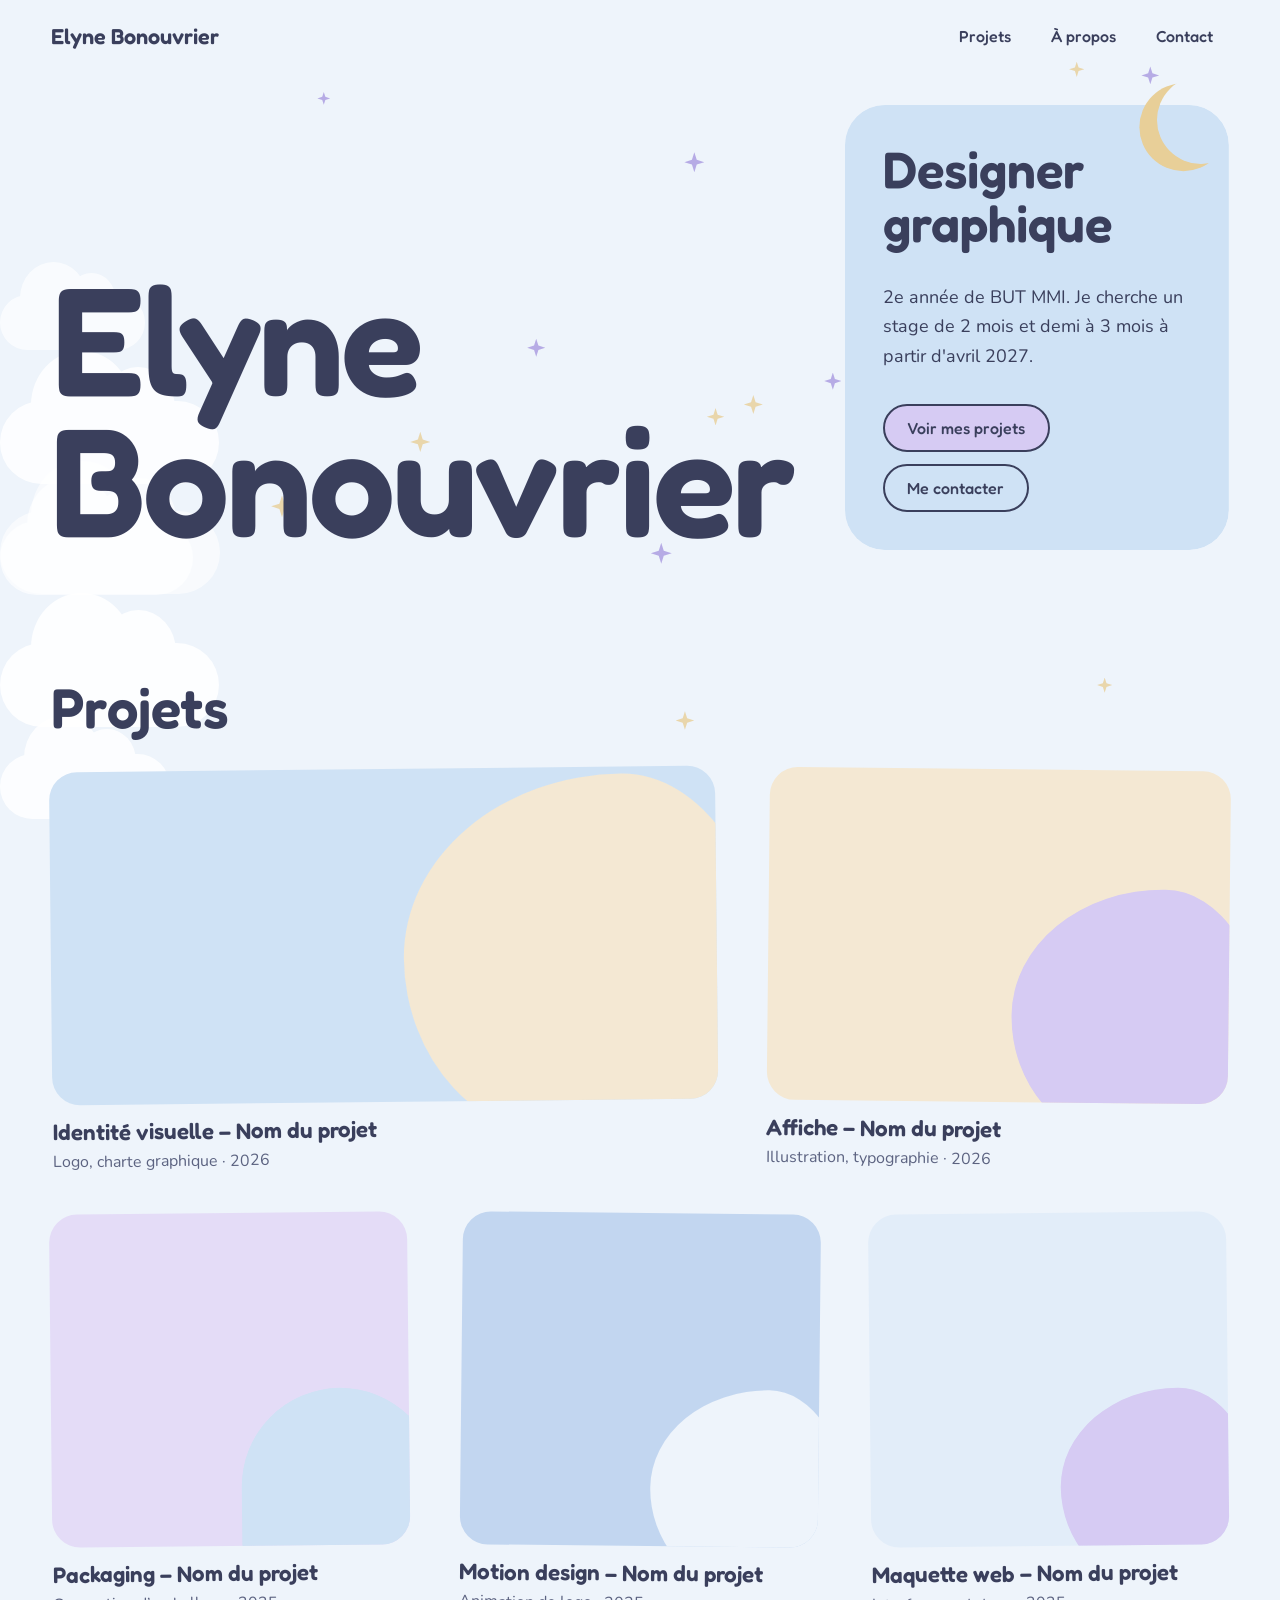
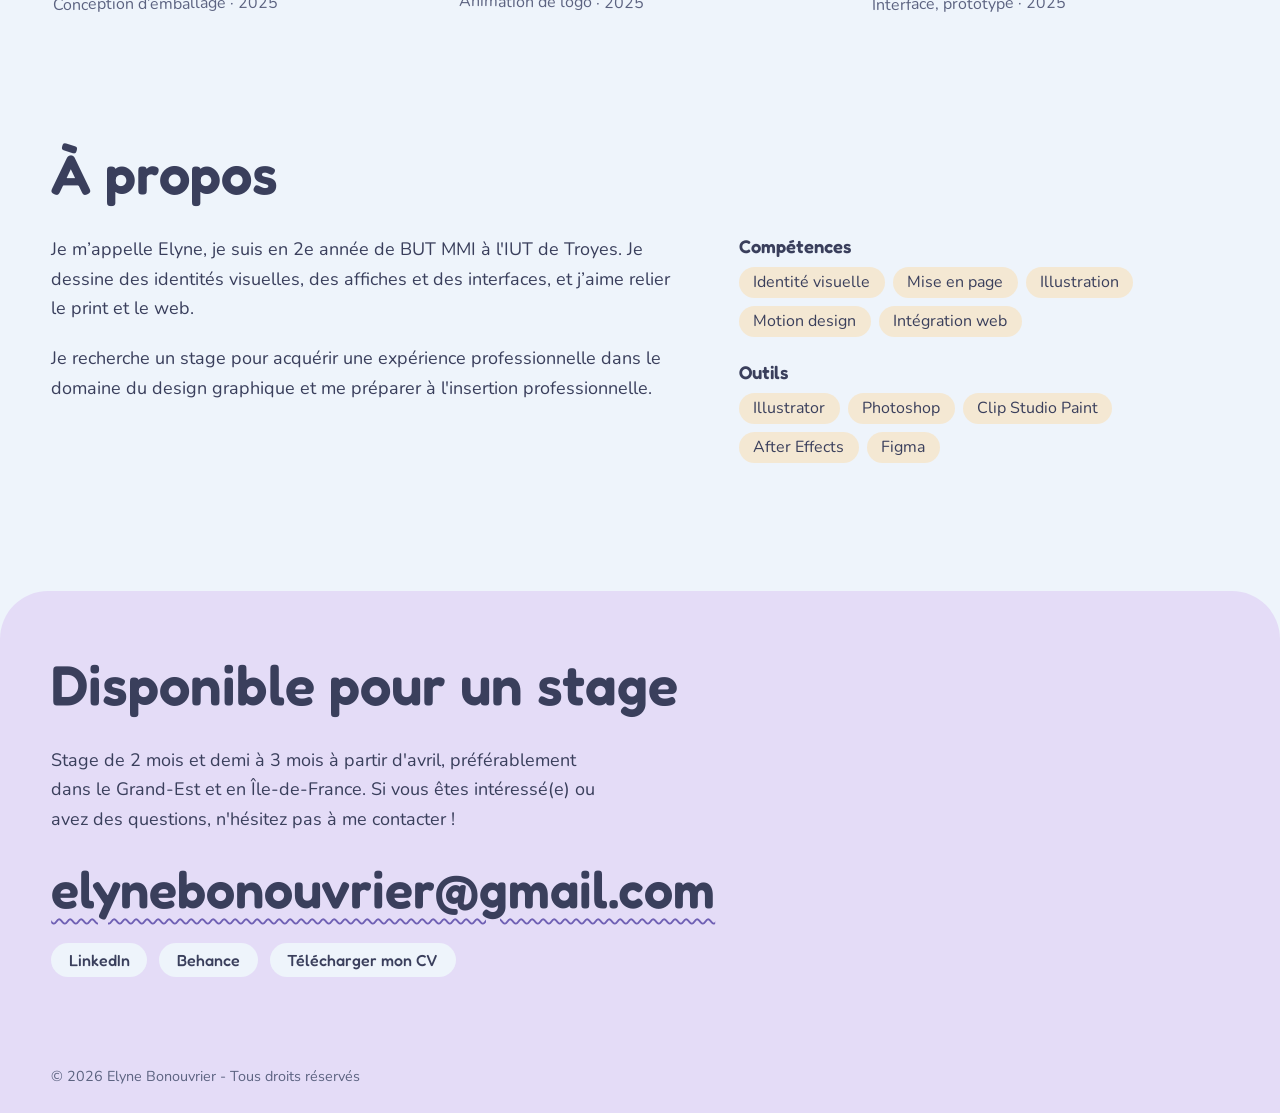
<file: index.html>
<!DOCTYPE html>
<html lang="fr">
<head>
  <meta charset="utf-8">
  <meta name="viewport" content="width=device-width, initial-scale=1">
  <title>Elyne Bonouvrier – Designer graphique</title>
  <meta name="description" content="Portfolio d'Elyne Bonouvrier, designer graphique en 2e année de BUT MMI, à la recherche d’un stage">
  <link rel="preconnect" href="https://fonts.googleapis.com">
  <link rel="preconnect" href="https://fonts.gstatic.com" crossorigin>
  <link href="https://fonts.googleapis.com/css2?family=Fredoka:wght@500;600&family=Nunito:wght@400;600;700&display=swap" rel="stylesheet">
  <link rel="stylesheet" href="css/style.css">
</head>
<body>
  <div class="ciel" id="ciel" aria-hidden="true"></div>

  <header class="cadre entete">
    <a class="logo" href="#">Elyne Bonouvrier</a>
    <nav aria-label="Navigation principale">
      <ul class="menu">
        <li><a href="#projets">Projets</a></li>
        <li><a href="#apropos">À propos</a></li>
        <li><a href="#contact">Contact</a></li>
      </ul>
    </nav>
  </header>

  <main>
    <section class="cadre hero">
      <h1 class="hero-nom">Elyne<br>Bonouvrier</h1>
      <div class="hero-panneau">
        <p class="hero-metier">Designer graphique</p>
        <div>
          <p>2e année de BUT MMI. Je cherche un stage de 2 mois et demi à 3 mois à partir d'avril 2027.</p>
        </div>
        <div class="actions">
          <a class="bouton bouton-plein" href="#projets">Voir mes projets</a>
          <a class="bouton" href="#contact">Me contacter</a>
        </div>
      </div>
    </section>

    <section class="cadre section" id="projets">
      <h2 class="section-titre">Projets</h2>
      <div class="grille">
        <!-- Pour chaque projet : remplace le contenu de <div class="visuel"> par <img src="images/mon-image.jpg" alt="Description du visuel"> -->
        <article class="projet projet-large">
          <div class="visuel v1"></div>
          <h3>Identité visuelle – Nom du projet</h3>
          <p>Logo, charte graphique · 2026</p>
        </article>
        <article class="projet projet-moyen">
          <div class="visuel v2"></div>
          <h3>Affiche – Nom du projet</h3>
          <p>Illustration, typographie · 2026</p>
        </article>
        <article class="projet">
          <div class="visuel v3"></div>
          <h3>Packaging – Nom du projet</h3>
          <p>Conception d’emballage · 2025</p>
        </article>
        <article class="projet">
          <div class="visuel v4"></div>
          <h3>Motion design – Nom du projet</h3>
          <p>Animation de logo · 2025</p>
        </article>
        <article class="projet">
          <div class="visuel v5"></div>
          <h3>Maquette web – Nom du projet</h3>
          <p>Interface, prototype · 2025</p>
        </article>
      </div>
    </section>

    <section class="cadre section" id="apropos">
      <h2 class="section-titre">À propos</h2>
      <div class="apropos">
        <div>
          <p>Je m’appelle Elyne, je suis en 2e année de BUT MMI à l'IUT de Troyes. Je dessine des identités visuelles, des affiches et des interfaces, et j’aime relier le print et le web.</p>
          <p>Je recherche un stage pour acquérir une expérience professionnelle dans le domaine du design graphique et me préparer à l'insertion professionnelle.</p>
        </div>
        <div class="listes">
          <div>
            <h3>Compétences</h3>
            <ul>
              <li>Identité visuelle</li>
              <li>Mise en page</li>
              <li>Illustration</li>
              <li>Motion design</li>
              <li>Intégration web</li>
            </ul>
          </div>
          <div>
            <h3>Outils</h3>
            <ul>
              <li>Illustrator</li>
              <li>Photoshop</li>
              <li>Clip Studio Paint</li>
              <li>After Effects</li>
              <li>Figma</li>
            </ul>
          </div>
        </div>
      </div>
    </section>
  </main>

  <footer>
    <section class="contact" id="contact">
      <div class="cadre">
        <h2 class="section-titre">Disponible pour un stage</h2>
        <p>Stage de 2 mois et demi à 3 mois à partir d'avril, préférablement dans le Grand-Est et en Île-de-France. Si vous êtes intéressé(e) ou avez des questions, n'hésitez pas à me contacter !</p>
        <a class="mail" href="mailto:elynebonouvrier@gmail.com">elynebonouvrier@gmail.com</a>
        <ul class="reseaux">
          <li><a href="https://www.linkedin.com/in/ton-profil">LinkedIn</a></li>
          <li><a href="https://www.behance.net/ton-profil">Behance</a></li>
          <li><a href="cv.pdf">Télécharger mon CV</a></li>
        </ul>
      </div>
    </section>
    <p class="cadre pied">© 2026 Elyne Bonouvrier - Tous droits réservés</p>
  </footer>

  <script src="js/script.js" defer></script>
</body>
</html>
</file>
<file: css/style.css>
:root {
  --papier: #eef4fb;
  --encre: #3a3f5c;
  --gris: #5c6381;
  --bleu: #cfe2f5;
  --bleu-doux: #e2edf9;
  --bleu-ciel: #c2d6f0;
  --violet: #d6cbf3;
  --violet-clair: #e4dcf7;
  --violet-fonce: #6f60b4;
  --etoile: #a899e0;
  --beige: #f4e8d3;
  --or: #e8cf98;
  --titre: "Fredoka", "Trebuchet MS", system-ui, sans-serif;
  --texte: "Nunito", system-ui, sans-serif;
  --marge: clamp(1.25rem, 4vw, 3.5rem);
}

*, *::before, *::after { box-sizing: border-box; }
html { scroll-behavior: smooth; }
body { margin: 0; background: var(--papier); color: var(--encre); font: 400 1.125rem/1.65 var(--texte); }
a { color: inherit; }
:focus-visible { outline: 3px solid var(--violet-fonce); outline-offset: 3px; }
header, main, footer { position: relative; z-index: 1; }
.cadre { max-width: 84rem; margin-inline: auto; padding-inline: var(--marge); }

/* Ciel flottant (créé par script.js) */
.ciel { position: fixed; inset: 0; z-index: 0; overflow: hidden; pointer-events: none; }
.nuage {
  position: absolute; left: 0; top: var(--y); width: var(--t); height: calc(var(--t) * 0.38);
  border-radius: 999px; background: #fff; opacity: var(--o);
  animation: derive var(--d) linear var(--delai) infinite;
}
.nuage::before, .nuage::after { content: ""; position: absolute; background: inherit; border-radius: 50%; }
.nuage::before { width: 46%; height: 130%; left: 14%; top: -60%; }
.nuage::after { width: 34%; height: 100%; left: 46%; top: -40%; }
.etoile {
  position: absolute; left: var(--x); top: var(--y); width: var(--t); height: var(--t);
  background: var(--c); opacity: 0.8;
  clip-path: polygon(50% 0, 62% 38%, 100% 50%, 62% 62%, 50% 100%, 38% 62%, 0 50%, 38% 38%);
  animation: scintille var(--d) ease-in-out var(--delai) infinite;
}
.lune {
  position: absolute; z-index: 2; top: 0.2rem; right: calc(var(--marge) - 1rem);
  width: clamp(3.5rem, 7vw, 5.5rem); aspect-ratio: 1; border-radius: 50%;
  box-shadow: -1.1rem 0.45rem 0 0 var(--or);
  animation: flotte 7s ease-in-out infinite;
}
@keyframes derive { from { transform: translateX(-100%); } to { transform: translateX(100vw); } }
@keyframes scintille { 50% { opacity: 0.25; transform: scale(0.6) rotate(20deg); } }
@keyframes flotte { 50% { transform: translateY(0.7rem) rotate(-6deg); } }

/* En-tête */
.entete { display: flex; flex-wrap: wrap; justify-content: space-between; align-items: center; gap: 1rem; padding-block: 1.25rem; }
.logo { font: 600 1.35rem var(--titre); text-decoration: none; }
.menu { display: flex; gap: 0.5rem; margin: 0; padding: 0; list-style: none; font: 500 1rem var(--titre); }
.menu a { display: block; padding: 0.4rem 1rem; border-radius: 999px; text-decoration: none; }
.menu a:hover { background: var(--beige); }

/* Accueil */
.hero { position: relative; display: grid; grid-template-columns: 1.4fr 1fr; gap: var(--marge); padding-block: 2rem 4rem; }
.hero-nom { align-self: end; margin: 0; font: 600 clamp(4rem, 12vw, 10rem)/0.92 var(--titre); letter-spacing: -0.02em; }
.hero-panneau {
  display: flex; flex-direction: column; justify-content: space-between; gap: 2rem;
  min-height: 22rem; padding: clamp(1.5rem, 3vw, 2.5rem); border-radius: 2.5rem;
  background: var(--bleu); color: var(--encre);
  animation: ouvre 1s cubic-bezier(0.2, 0.7, 0.2, 1) both;
}
.hero-metier { margin: 0; font: 600 clamp(2rem, 4vw, 3.25rem)/1.05 var(--titre); }
.hero-panneau p { margin: 0; max-width: 30ch; }
.actions { display: flex; flex-wrap: wrap; gap: 0.75rem; }
.bouton { padding: 0.75rem 1.4rem; border: 2px solid var(--encre); border-radius: 999px; font: 500 1rem var(--titre); text-decoration: none; }
.bouton-plein { background: var(--violet); }
.bouton:hover { background: var(--beige); }
@keyframes ouvre { from { clip-path: inset(0 0 0 100% round 2.5rem); } to { clip-path: inset(0 round 2.5rem); } }

/* Sections */
.section { padding-block: 4rem; }
.section-titre { margin: 0 0 2rem; font: 600 clamp(2rem, 5vw, 3.5rem)/1.05 var(--titre); }

/* Projets */
.grille { display: grid; grid-template-columns: repeat(12, 1fr); gap: 2.5rem var(--marge); }
.projet { grid-column: span 4; margin: 0; transform: rotate(-0.6deg); transition: transform 0.25s; }
.projet:nth-child(even) { transform: rotate(0.6deg); }
.projet:hover { transform: none; }
.projet-large { grid-column: span 7; }
.projet-moyen { grid-column: span 5; }
.visuel { position: relative; overflow: hidden; height: clamp(13rem, 26vw, 24rem); margin-bottom: 0.9rem; border-radius: 1.75rem; }
.visuel img { width: 100%; height: 100%; object-fit: cover; display: block; }
.visuel::before {
  content: ""; position: absolute; right: -8%; bottom: -12%; width: 55%; aspect-ratio: 1;
  border-radius: 60% 40% 55% 45% / 50% 60% 40% 50%; background: var(--forme);
}
.v1 { background: var(--bleu); --forme: var(--beige); }
.v2 { background: var(--beige); --forme: var(--violet); }
.v3 { background: var(--violet-clair); --forme: var(--bleu); }
.v4 { background: var(--bleu-ciel); --forme: var(--papier); }
.v5 { background: var(--bleu-doux); --forme: var(--violet); }
.v3::before { border-radius: 50% 50% 0 0; }
.projet h3 { margin: 0; font: 600 1.4rem/1.2 var(--titre); }
.projet p { margin: 0.2rem 0 0; color: var(--gris); font-size: 1rem; }

/* À propos */
.apropos { display: grid; grid-template-columns: 1.3fr 1fr; gap: var(--marge); }
.apropos p { max-width: 60ch; margin: 0 0 1.25rem; }
.listes { display: grid; gap: 1.5rem; align-content: start; }
.listes h3 { margin: 0 0 0.6rem; font: 600 1.15rem var(--titre); }
.listes ul { display: flex; flex-wrap: wrap; gap: 0.5rem; margin: 0; padding: 0; list-style: none; font-size: 1rem; }
.listes li { padding: 0.15rem 0.9rem; border-radius: 999px; background: var(--beige); }

/* Contact */
.contact { margin-top: 4rem; padding-block: 4rem; border-radius: 3rem 3rem 0 0; background: var(--violet-clair); }
.contact p { max-width: 50ch; margin: 0 0 1.5rem; }
.mail {
  display: inline-block; margin-bottom: 1.5rem; font: 600 clamp(1.5rem, 4.5vw, 3.25rem)/1.15 var(--titre);
  overflow-wrap: anywhere; text-decoration: underline wavy var(--violet-fonce);
  text-decoration-thickness: 2px; text-underline-offset: 0.2em;
}
.reseaux { display: flex; flex-wrap: wrap; gap: 0.75rem; margin: 0; padding: 0; list-style: none; font: 500 1rem var(--titre); }
.reseaux a { display: block; padding: 0.45rem 1.1rem; border-radius: 999px; background: var(--papier); text-decoration: none; }
.reseaux a:hover { background: var(--beige); }
.pied { margin: 0; padding-block: 1.5rem; background: var(--violet-clair); font-size: 0.9rem; color: var(--gris); }

@media (max-width: 48rem) {
  .hero, .apropos { grid-template-columns: 1fr; }
  .projet, .projet-large, .projet-moyen { grid-column: 1 / -1; }
  .menu { gap: 0.25rem; }
}

@media (prefers-reduced-motion: reduce) {
  html { scroll-behavior: auto; }
  .hero-panneau, .lune, .etoile { animation: none; }
  .nuage { animation: none; left: var(--x); }
  .projet { transition: none; }
}
</file>
